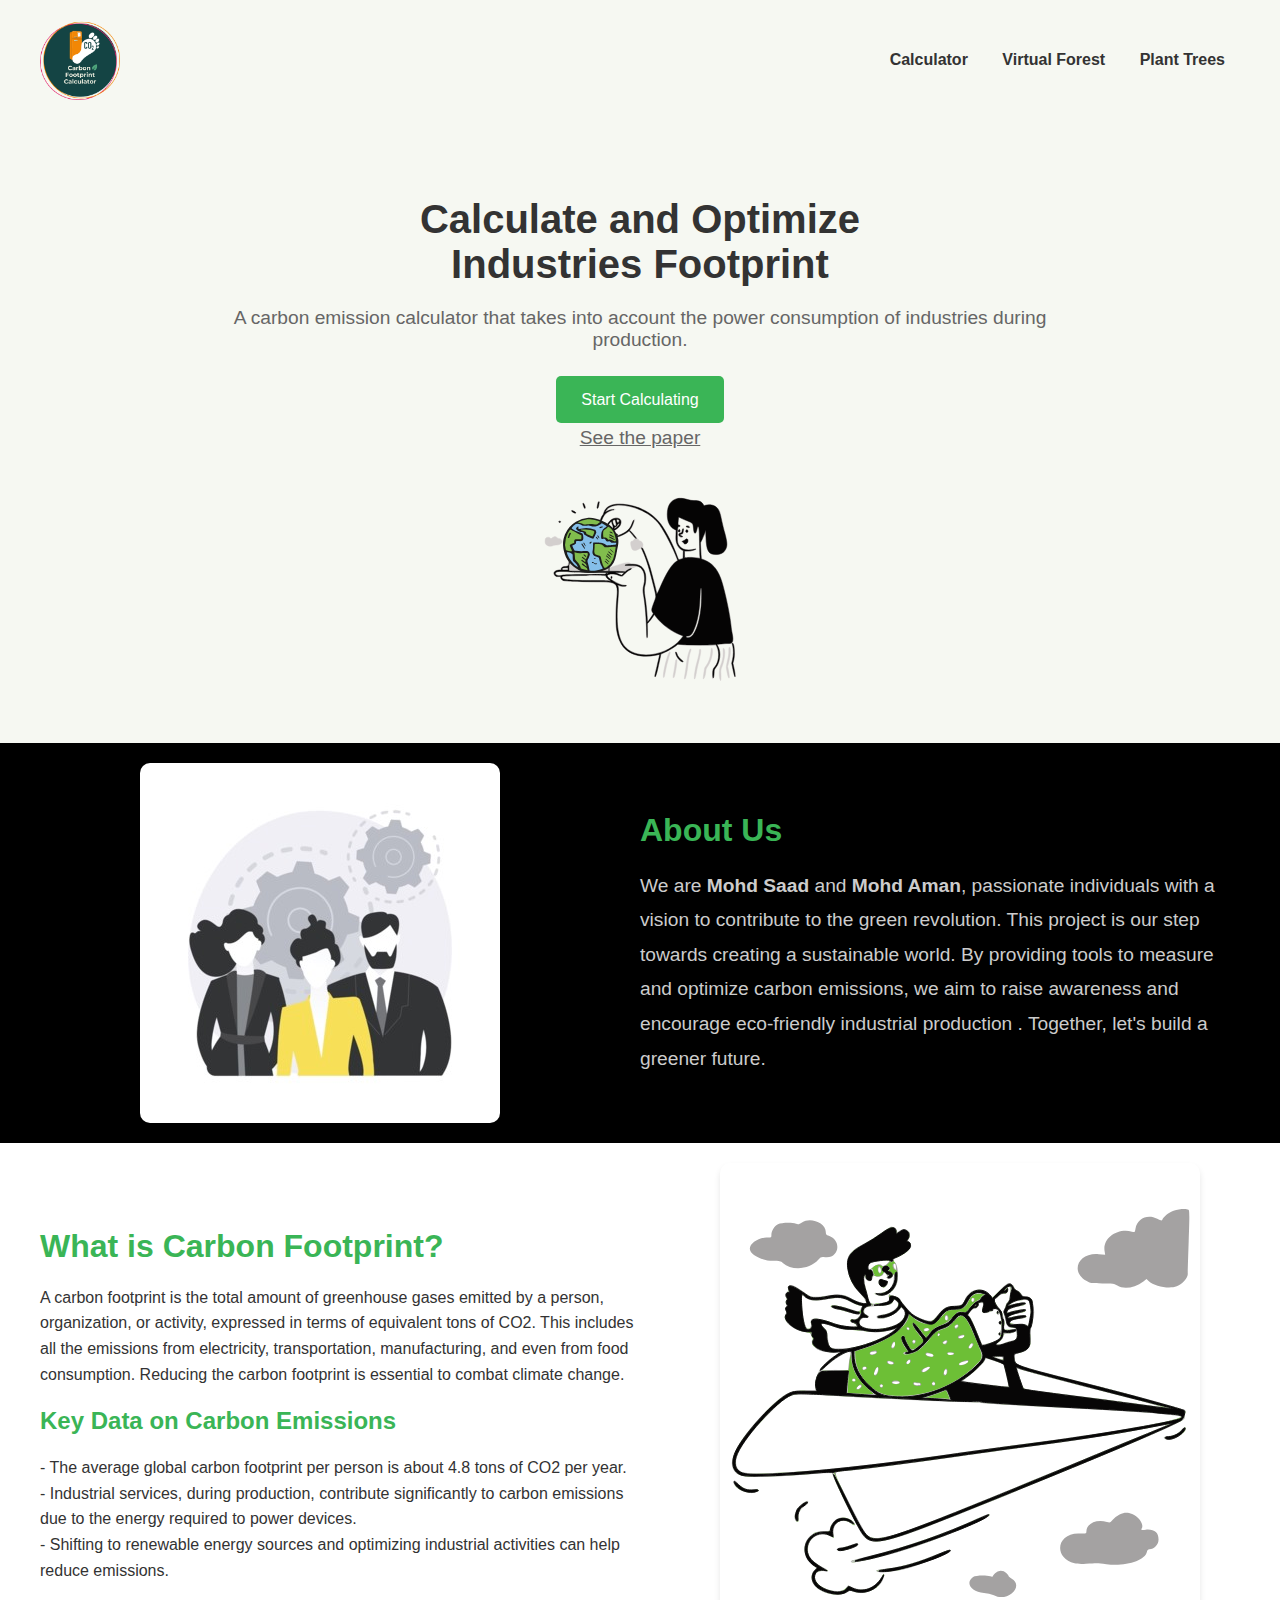
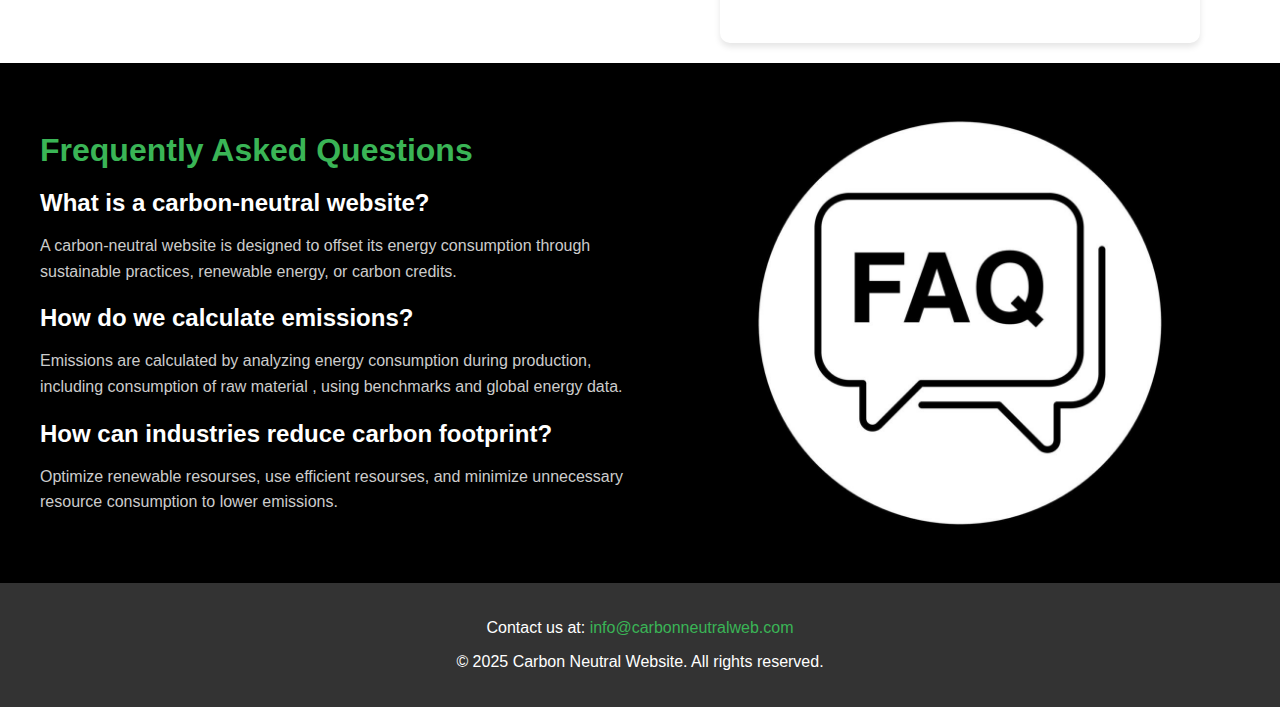
<file: index.html>
<!DOCTYPE html>
<html lang="en">
<head>
    <meta charset="UTF-8">
    <meta name="viewport" content="width=device-width, initial-scale=1.0">
    <title>Carbon Neutral Website</title>
    <link rel="stylesheet" href="style.css">
</head>
<body>
    <header>
        <img src="logo_final.png" alt="Carbon Neutral Website Logo">
        <nav>
            <a href="projet.html">Calculator</a>
            <a href="https://carbonneutralwebsite.org/forest">Virtual Forest</a>
            <a href="https://trees.org/">Plant Trees </a>
        </nav>
    </header>

    <div class="container">
        <h1 class="title">Calculate and Optimize <br> Industries Footprint</h1>
        <p class="description">A carbon emission calculator that takes into account the power consumption of industries during production.</p>
        <a href="projet.html" class="btn">Start Calculating</a>
        <br><br>
        <a href="https://www.researchgate.net/publication/367284593_A_CARBON_FOOTPRINT_CALCULATOR_TOOL_FOR_WEB_PAGES" class="description">See the paper</a>
        <div class="illustration">
            <img src="illustration3.svg" alt="Illustration of a person holding the Earth">
        </div>
    </div>

    <!-- About Us Page -->
    <section class="page about-page">
        <div class="about-container">
            <div class="about-image">
                <img src="illustration0.png" alt="Team working towards a green revolution">
            </div>
            <div class="about-text">
                <h1>About Us</h1>
                <p>
                    We are <strong>Mohd Saad</strong> and <strong>Mohd Aman</strong>, passionate individuals with a vision to contribute to the green revolution.
                    This project is our step towards creating a sustainable world. By providing tools to measure and optimize carbon emissions,
                    we aim to raise awareness and encourage eco-friendly industrial production . Together, let's build a greener future.
                </p>
            </div>
        </div>
    </section>

    <!-- Knowledge Page -->
    <section class="page knowledge-page">
        <div class="knowledge-container">
            <div class="knowledge-content">
                <h1>What is Carbon Footprint?</h1>
                <p>
                    A carbon footprint is the total amount of greenhouse gases emitted by a person, organization, or activity, expressed in terms of equivalent tons of CO2.
                    This includes all the emissions from electricity, transportation, manufacturing, and even from food consumption. Reducing the carbon footprint is essential to combat climate change.
                </p>
                <h2>Key Data on Carbon Emissions</h2>
                <p>
                    - The average global carbon footprint per person is about 4.8 tons of CO2 per year.<br>
                    - Industrial services, during production, contribute significantly to carbon emissions due to the energy required to power devices.<br>
                    - Shifting to renewable energy sources and optimizing industrial activities can help reduce emissions.
                </p>
            </div>
            <div class="knowledge-image">
                <img src="illustration1.svg" alt="Illustration showing carbon emission data">
            </div>
        </div>
    </section>

    <!-- FAQs Page -->
    <section class="page faq-page">
        <div class="faq-container">
            <div class="faq-image">
                <img src="illustration4.png" alt="Illustration related to FAQs about carbon neutrality">
            </div>
            <div class="faq-content">
                <h1>Frequently Asked Questions</h1>
                <div class="faq">
                    <h2>What is a carbon-neutral website?</h2>
                    <p>A carbon-neutral website is designed to offset its energy consumption through sustainable practices, renewable energy, or carbon credits.</p>
                </div>
                <div class="faq">
                    <h2>How do we calculate emissions?</h2>
                    <p>Emissions are calculated by analyzing energy consumption during production, including consumption of raw material , using benchmarks and global energy data.</p>
                </div>
                <div class="faq">
                    <h2>How can industries reduce carbon footprint?</h2>
                    <p>Optimize renewable resourses, use efficient resourses, and minimize unnecessary resource consumption to lower emissions.</p>
                </div>
            </div>
        </div>
    </section>

    <!-- Footer -->
    <footer>
        <p>Contact us at: <a href="mailto:info@carbonneutralweb.com">info@carbonneutralweb.com</a></p>
        <p>© 2025 Carbon Neutral Website. All rights reserved.</p>
    </footer>
</body>
</html>
</file>
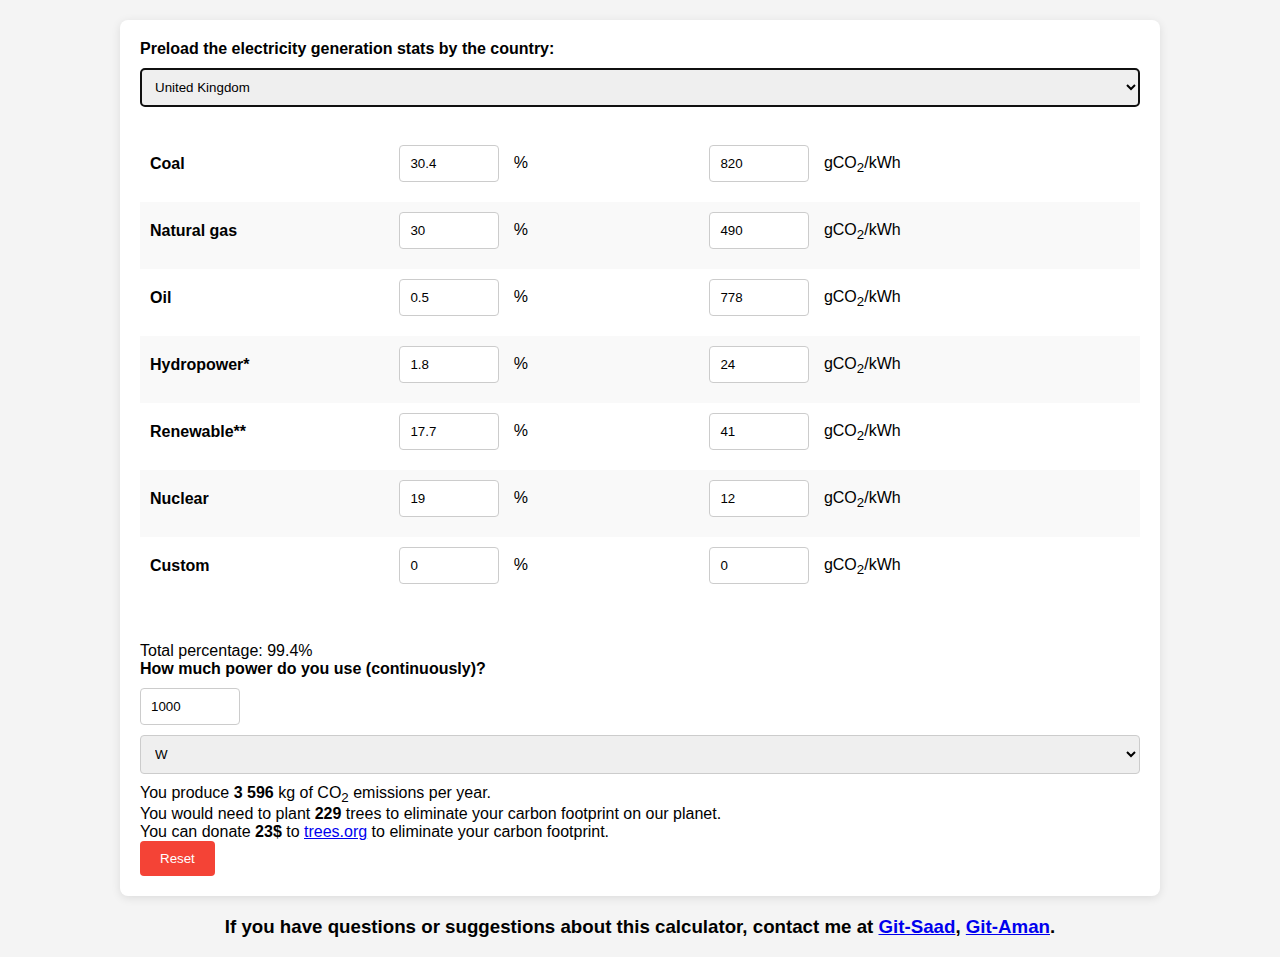
<file: projet.html>
<html lang="en">

<head>
    <link rel="stylesheet" href="style0.css">
    <!-- <script src="https://static.elfsight.com/platform/platform.js" async></script>
<div class="elfsight-app-b7ce4ada-ffd8-4ac0-b756-675b3604ede3" data-elfsight-app-lazy></div> -->
</head>

<body>
    <form>       
        <label for="countries">Preload the electricity generation stats by the country:</label>
        <select id="countries" onchange="CountrySelected()" autofocus>
            <option value="Albania">Albania</option>
            <option value="Algeria">Algeria</option>
            <option value="Angola">Angola</option>
            <option value="Argentina">Argentina</option>
            <option value="Armenia">Armenia</option>
            <option value="Australia">Australia</option>
            <option value="Austria">Austria</option>
            <option value="Azerbaijan">Azerbaijan</option>
            <option value="Bahrain">Bahrain</option>
            <option value="Bangladesh">Bangladesh</option>
            <option value="Belarus">Belarus</option>
            <option value="Belgium">Belgium</option>
            <option value="Benin">Benin</option>
            <option value="Bolivia">Bolivia</option>
            <option value="Bosnia and Herzegovina">Bosnia and Herzegovina</option>
            <option value="Botswana">Botswana</option>
            <option value="Brazil">Brazil</option>
            <option value="Brunei Darussalam">Brunei Darussalam</option>
            <option value="Bulgaria">Bulgaria</option>
            <option value="Cambodia">Cambodia</option>
            <option value="Cameroon">Cameroon</option>
            <option value="Canada">Canada</option>
            <option value="Chile">Chile</option>
            <option value="China">China</option>
            <option value="Hong Kong SAR, China">Hong Kong SAR, China</option>
            <option value="Colombia">Colombia</option>
            <option value="Congo, Dem. Rep.">Congo, Dem. Rep.</option>
            <option value="Congo, Rep.">Congo, Rep.</option>
            <option value="Costa Rica">Costa Rica</option>
            <option value="Cote d'Ivoire">Cote d'Ivoire</option>
            <option value="Croatia">Croatia</option>
            <option value="Cuba">Cuba</option>
            <option value="Curacao">Curacao</option>
            <option value="Cyprus">Cyprus</option>
            <option value="Czech Republic">Czech Republic</option>
            <option value="Denmark">Denmark</option>
            <option value="Dominican Republic">Dominican Republic</option>
            <option value="Ecuador">Ecuador</option>
            <option value="Egypt, Arab Rep.">Egypt, Arab Rep.</option>
            <option value="El Salvador">El Salvador</option>
            <option value="Eritrea">Eritrea</option>
            <option value="Estonia">Estonia</option>
            <option value="Ethiopia">Ethiopia</option>
            <option value="Finland">Finland</option>
            <option value="France">France</option>
            <option value="Gabon">Gabon</option>
            <option value="Georgia">Georgia</option>
            <option value="Germany">Germany</option>
            <option value="Ghana">Ghana</option>
            <option value="Greece">Greece</option>
            <option value="Guatemala">Guatemala</option>
            <option value="Haiti">Haiti</option>
            <option value="Honduras">Honduras</option>
            <option value="Hungary">Hungary</option>
            <option value="Iceland">Iceland</option>
            <option value="India">India</option>
            <option value="Indonesia">Indonesia</option>
            <option value="Iran, Islamic Rep.">Iran, Islamic Rep.</option>
            <option value="Iraq">Iraq</option>
            <option value="Ireland">Ireland</option>
            <option value="Israel">Israel</option>
            <option value="Italy">Italy</option>
            <option value="Jamaica">Jamaica</option>
            <option value="Japan">Japan</option>
            <option value="Jordan">Jordan</option>
            <option value="Kazakhstan">Kazakhstan</option>
            <option value="Kenya">Kenya</option>
            <option value="Korea, Dem. People’s Rep.">Korea, Dem. People’s Rep.</option>
            <option value="Korea, Rep.">Korea, Rep.</option>
            <option value="Kosovo">Kosovo</option>
            <option value="Kuwait">Kuwait</option>
            <option value="Kyrgyz Republic">Kyrgyz Republic</option>
            <option value="Latvia">Latvia</option>
            <option value="Lebanon">Lebanon</option>
            <option value="Libya">Libya</option>
            <option value="Lithuania">Lithuania</option>
            <option value="Luxembourg">Luxembourg</option>
            <option value="Macedonia, FYR">Macedonia, FYR</option>
            <option value="Malaysia">Malaysia</option>
            <option value="Malta">Malta</option>
            <option value="Mauritius">Mauritius</option>
            <option value="Mexico">Mexico</option>
            <option value="Moldova">Moldova</option>
            <option value="Mongolia">Mongolia</option>
            <option value="Montenegro">Montenegro</option>
            <option value="Morocco">Morocco</option>
            <option value="Mozambique">Mozambique</option>
            <option value="Myanmar">Myanmar</option>
            <option value="Namibia">Namibia</option>
            <option value="Nepal">Nepal</option>
            <option value="Netherlands">Netherlands</option>
            <option value="New Zealand">New Zealand</option>
            <option value="Nicaragua">Nicaragua</option>
            <option value="Niger">Niger</option>
            <option value="Nigeria">Nigeria</option>
            <option value="Norway">Norway</option>
            <option value="Oman">Oman</option>
            <option value="Pakistan">Pakistan</option>
            <option value="Panama">Panama</option>
            <option value="Paraguay">Paraguay</option>
            <option value="Peru">Peru</option>
            <option value="Philippines">Philippines</option>
            <option value="Poland">Poland</option>
            <option value="Portugal">Portugal</option>
            <option value="Qatar">Qatar</option>
            <option value="Romania">Romania</option>
            <option value="Russian Federation">Russian Federation</option>
            <option value="Saudi Arabia">Saudi Arabia</option>
            <option value="Senegal">Senegal</option>
            <option value="Serbia">Serbia</option>
            <option value="Singapore">Singapore</option>
            <option value="Slovak Republic">Slovak Republic</option>
            <option value="Slovenia">Slovenia</option>
            <option value="South Africa">South Africa</option>
            <option value="South Sudan">South Sudan</option>
            <option value="Spain">Spain</option>
            <option value="Sri Lanka">Sri Lanka</option>
            <option value="Sudan">Sudan</option>
            <option value="Suriname">Suriname</option>
            <option value="Sweden">Sweden</option>
            <option value="Switzerland">Switzerland</option>
            <option value="Syrian Arab Republic">Syrian Arab Republic</option>
            <option value="Tajikistan">Tajikistan</option>
            <option value="Tanzania">Tanzania</option>
            <option value="Thailand">Thailand</option>
            <option value="Togo">Togo</option>
            <option value="Trinidad and Tobago">Trinidad and Tobago</option>
            <option value="Tunisia">Tunisia</option>
            <option value="Turkey">Turkey</option>
            <option value="Turkmenistan">Turkmenistan</option>
            <option value="Ukraine">Ukraine</option>
            <option value="United Arab">United Arab</option>
            <option value="United Kingdom" selected>United Kingdom</option>
            <option value="United States">United States</option>
            <option value="Uruguay">Uruguay</option>
            <option value="Uzbekistan">Uzbekistan</option>
            <option value="Venezuela, RB">Venezuela, RB</option>
            <option value="Vietnam">Vietnam</option>
            <option value="Yemen, Rep.">Yemen, Rep.</option>
            <option value="Zambia">Zambia</option>
            <option value="Zimbabwe">Zimbabwe</option>
        </select>


        <br>


        <br>

        <table id="inputTable" class="inputTable">
            <tr>
                <td><label for="coal%">Coal</label></td>
                <td><input type="text" id="coal%" class="num" value="100" onkeyup="Calculate()"> %</td>
                <td><input type="text" id="coalCO" class="num" value="820" onkeyup="Calculate()"> gCO<sub>2</sub>/kWh
                </td>
            </tr>
            <tr>
                <td><label for="gas%">Natural gas</label></td>
                <td><input type="text" id="gas%" class="num" value="0" onkeyup="Calculate()"> %</td>
                <td><input type="text" id="gasCO" class="num" value="490" onkeyup="Calculate()"> gCO<sub>2</sub>/kWh
                </td>
            </tr>
            <tr>
                <td><label for="oil%">Oil</label></td>
                <td><input type="text" id="oil%" class="num" value="0" onkeyup="Calculate()"> %</td>
                <td><input type="text" id="oilCO" class="num" value="778" onkeyup="Calculate()"> gCO<sub>2</sub>/kWh
                </td>
            </tr>
            <tr>
                <td><label for="hydro%">Hydropower*</label></td>
                <td><input type="text" id="hydro%" class="num" value="0" onkeyup="Calculate()"> %</td>
                <td><input type="text" id="hydroCO" class="num" value="24" onkeyup="Calculate()"> gCO<sub>2</sub>/kWh
                </td>
            </tr>
            <tr>
                <td><label for="renew%">Renewable**</label></td>
                <td><input type="text" id="renew%" class="num" value="0" onkeyup="Calculate()"> %</td>
                <td><input type="text" id="renewCO" class="num" value="41" onkeyup="Calculate()"> gCO<sub>2</sub>/kWh
                </td>
            </tr>
            <tr>
                <td><label for="nuclear%">Nuclear</label></td>
                <td><input type="text" id="nuclear%" class="num" value="0" onkeyup="Calculate()"> %</td>
                <td><input type="text" id="nuclearCO" class="num" value="12" onkeyup="Calculate()"> gCO<sub>2</sub>/kWh
                </td>
            </tr>
            <tr>
                <td><label for="custom%">Custom</label></td>
                <td><input type="text" id="custom%" class="num" value="0" onkeyup="Calculate()"> %</td>
                <td><input type="text" id="customCO" class="num" value="0" onkeyup="Calculate()"> gCO<sub>2</sub>/kWh
                </td>
            </tr>

        </table>
        <br>

        Total percentage: <span id="total%"></span>
        <br>

        <label for="power">How much power do you use (continuously)?</label>
        <input type="text" id="power" value="1000" class="power" onkeyup="Calculate()">
        <select id="powerUnit" onchange="Calculate()">
            <option value="1000" id="W" selected>W</option>
            <option value="1" id="kW">kW</option>
            <option value="0.001" id="MW">MW</option>
            <option value="0.000001" id="GW">GW</option>
            <option value="0.000000001" id="TW">TW</option>
        </select>
        <br>


        <!--RESULTS-->
        You produce <b><span id="kgCO2result"></span></b> kg of CO<sub>2</sub> emissions per year.
        <br>
        You would need to plant <b><span id="treesRequired"></span></b> trees to eliminate your carbon footprint on our
        planet.
        <br>
        You can donate <b><span id="priceRequired"></span>$</b> to <a href="https://trees.org">trees.org</a> to
        eliminate
        your carbon footprint.

        <br>
        <input type="reset">

    </form>
<!-- 
    *gCO<sub>2</sub> can vary widely, read Wiki page in Sources
    <br>
    **using gCO2 values for Solar PV rooftop, read Wiki page in Sources for other values

    <br>
    <button title="Click to show/hide content" type="button"
        onclick="if(document.getElementById('spoiler').style.display==='none') {document.getElementById('spoiler').style.display=''}else{document.getElementById('spoiler').style.display='none'}">
        Sources and notes
    </button>
    <div id="spoiler" style="display:none">
        <fieldset class="fieldSet">
            <p>Electricity sources: <a href="http://wdi.worldbank.org/table/3.7">The World Bank statistics</a> (Data from
                2015)</p>
            <br> 
            CO<sub>2</sub>/kWh values: Using median values from IPCC: Global warming potential of selected electricity
            sources (2014)
            <br>
            CO<sub>2</sub>/kWh values may differ a lot, especially when power plants use newest (better values), or
            older
            (worse values) technologies.
            Check the <a
                href="https://en.wikipedia.org/wiki/Life-cycle_greenhouse-gas_emissions_of_energy_sources">Wikipedia
                page</a> for Min/Max values.
            <br>
            This calculations assume that you use electricity proportionally from all power plants of your country.
            <br>
            If you know better where your electricity comes from (for example, you use your own solar power), edit the
            settings accordingly.
            <br>
            One tree can eliminate 15.7 kg of CO<sub>2</sub> per year. Source: <a
                href="https://www.tfaforms.com/4666774">https://www.tfaforms.com/4666774</a>
            <br>
        </fieldset>
    </div>
    <br> -->

    <div id="vish">
    <p style="text-align: center;">
        <h3>If you have questions or suggestions about this calculator, contact me at <a href="https://github.com/mohdsaad1019114">Git-Saad</a>, <a href="https://github.com/mdaman2100">Git-Aman</a>.</h3>
    </p>
    </div>
    <script src="co2calc.js"></script>
</body>

</html>
</file>
<file: style.css>
/* General Styles */
body {
    font-family: 'Arial', sans-serif;
    margin: 0;
    padding: 0;
    background-color: #f6f8f2;
    color: #333;
    text-align: center;
}

header {
    display: flex;
    justify-content: space-between;
    align-items: center;
    padding: 20px 40px;
}

header img {
    padding-top: -1px;
    max-height: 80px;
    width: 80px;
}

header nav a {
    margin: 0 15px;
    text-decoration: none;
    color: #333;
    font-weight: bold;
}

.container {
    max-width: 900px;
    margin: 0 auto;
    padding: 50px 20px;
}

.title {
    font-size: 2.5rem;
    font-weight: bold;
    margin-bottom: 20px;
}

.description {
    font-size: 1.2rem;
    color: #666;
    margin-bottom: 40px;
}

.btn {
    background-color: #3ab556;
    color: white;
    padding: 15px 25px;
    border: none;
    border-radius: 5px;
    font-size: 1rem;
    cursor: pointer;
    text-decoration: none;
}

.btn:hover {
    background-color: #329e4d;
}

.illustration {
    margin-top: 40px;
}

.illustration img {
    max-width: 200px;
}

/* Two-Column Layout for About, Knowledge, and FAQ Pages */
.about-container, .faq-container, .knowledge-container {
    display: flex;
    flex-direction: row;
    align-items: center;
    justify-content: center;
    height: 100%;
    padding: 20px;
}

/* Left Div (Image Section) */
.about-image, .faq-image, .knowledge-image {
    flex: 1;
    display: flex;
    justify-content: center;
    align-items: center;
}

.about-image img, .faq-image img, .knowledge-image img {
    max-width: 80%;
    border-radius: 10px;
    box-shadow: 0 4px 6px rgba(0, 0, 0, 0.1);
}

/* Right Div (Text Section) */
.about-text, .faq-content, .knowledge-content {
    flex: 1;
    text-align: left;
    padding: 20px;
    color: #fff; /* Default text color */
}

/* About Page - Text Styling */
.about-page {
    background-color: #000;
}

.about-text h1 {
    color: #3ab556;
    font-size: 2rem;
    margin-bottom: 20px;
}

.about-text p {
    font-size: 1.2rem;
    color: #ccc;
    line-height: 1.8;
}

/* Knowledge Page - Styling */
.knowledge-page {
    background-color: #fff; /* Changed to white */
}

.knowledge-content h1 {
    color: #3ab556;
    font-size: 2rem;
    margin-bottom: 20px;
}

.knowledge-content h2 {
    color: #3ab556;
    font-size: 1.5rem;
    margin-top: 20px;
}

.knowledge-content p {
    font-size: 1rem;
    color: #333;
    line-height: 1.6;
}

/* FAQ Page - Styling */
.faq-page {
    background-color: #000;
}

.faq-container {
    display: flex;
    flex-direction: row-reverse; /* Reversed to make image on the left and text on the right */
    justify-content: center;
    align-items: center;
    height: 100%;
    padding: 20px;
}

.faq-content h1 {
    color: #3ab556;
    font-size: 2rem;
    margin-bottom: 20px;
}

.faq-content .faq {
    margin-bottom: 20px;
}

.faq-content .faq h2 {
    color: #fff;
    font-size: 1.5rem;
    margin-bottom: 10px;
}

.faq-content .faq p {
    font-size: 1rem;
    color: #ccc;
    line-height: 1.6;
}

/* Footer */
footer {
    background-color: #333;
    color: white;
    padding: 20px;
}

footer a {
    color: #3ab556;
    text-decoration: none;
}

footer a:hover {
    text-decoration: underline;
}

/* Ensure Mobile Responsiveness */
@media (max-width: 768px) {
    .about-container, .faq-container, .knowledge-container {
        flex-direction: column;
    }

    .about-image, .faq-image, .knowledge-image, .about-text, .faq-content, .knowledge-content {
        flex: 1;
        text-align: center;
    }

    .faq-container {
        flex-direction: column; /* Stacks the image and text vertically on small screens */
    }
}
</file>
<file: style0.css>
body {
    font-family: 'Source Sans Pro', sans-serif;
    background-color: #f4f4f4;
    margin: 0;
    padding: 0;
}

form {
    max-width: 1000px;
    margin: 20px auto;
    padding: 20px;
    background-color: #fff;
    border-radius: 8px;
    box-shadow: 0 2px 10px rgba(0, 0, 0, 0.1);
}

label {
    font-weight: bold;
    display: block;
    margin-bottom: 10px;
}

select, input[type="text"] {
    width: 100%;
    padding: 10px;
    margin-bottom: 10px;
    border-radius: 4px;
    border: 1px solid #ccc;
    box-sizing: border-box;
}

input[type="text"].num, input[type="text"].power {
    width: 100px;
    margin-right: 10px;
}

table {
    width: 100%;
    border-collapse: collapse;
    margin-bottom: 20px;
}

th, td {
    padding: 10px;
    text-align: left;
}

tr:nth-child(even) {
    background-color: #f9f9f9;
}

tr:hover {
    background-color: #f2f2f2;
}

button {
    background-color: #008CBA;
    color: white;
    padding: 10px 20px;
    border: none;
    border-radius: 4px;
    cursor: pointer;
}

button:hover {
    background-color: #005f6b;
}

#spoiler {
    display: none;
    padding: 20px;
    background-color: #f1f1f1;
    border-radius: 8px;
}

#spoiler fieldset {
    border: none;
    padding: 10px;
    background-color: #fafafa;
    text-align: center; /* Center-align the content inside fieldset */
    margin: 0 auto;
    width: 80%; /* You can adjust this to make it fit your needs */
}

#spoiler fieldset a {
    color: #008CBA;
    text-decoration: none;
}

input[type="reset"] {
    background-color: #f44336;
    color: white;
    padding: 10px 20px;
    border: none;
    border-radius: 4px;
    cursor: pointer;
}

input[type="reset"]:hover {
    background-color: #e53935;
}
.fieldset{
    display: flex;
    align-items: center;
    justify-content: center;
    text-align: center;
}
#vish{
    text-align: center;
}
</file>
